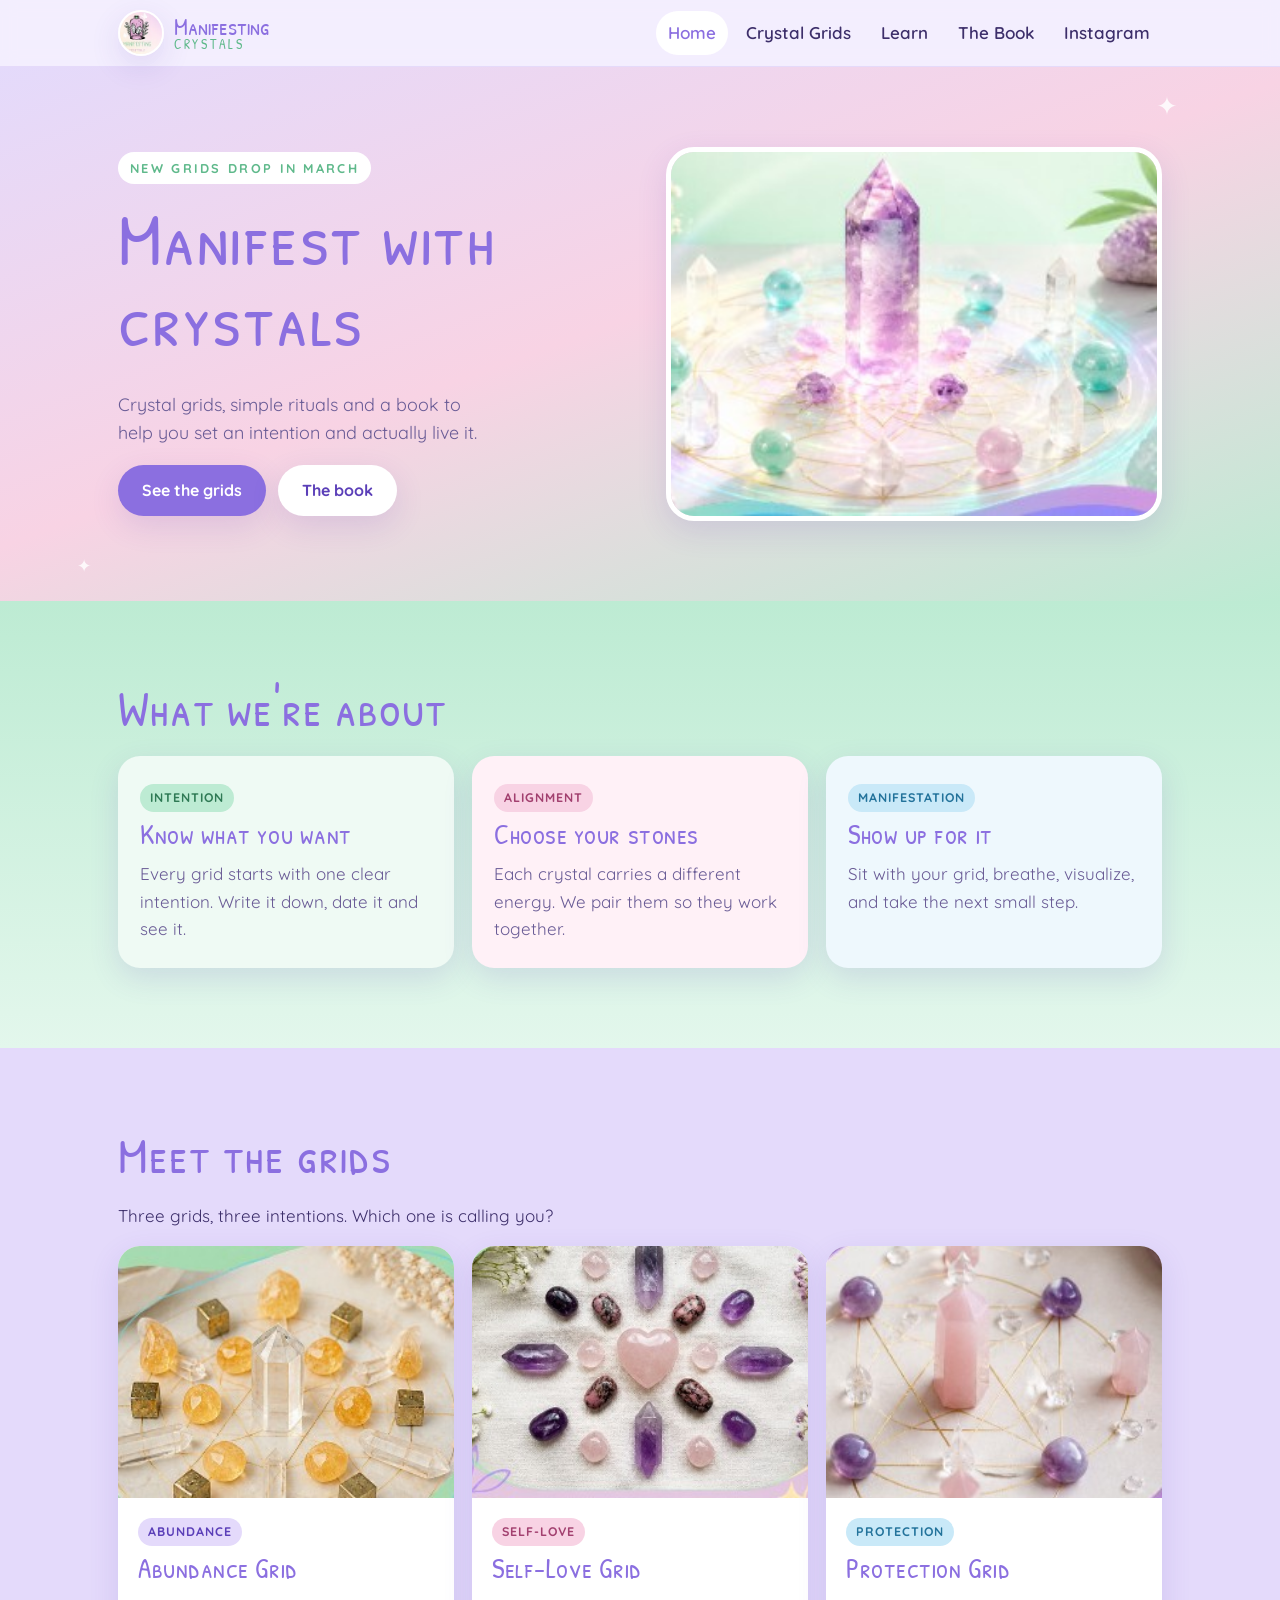
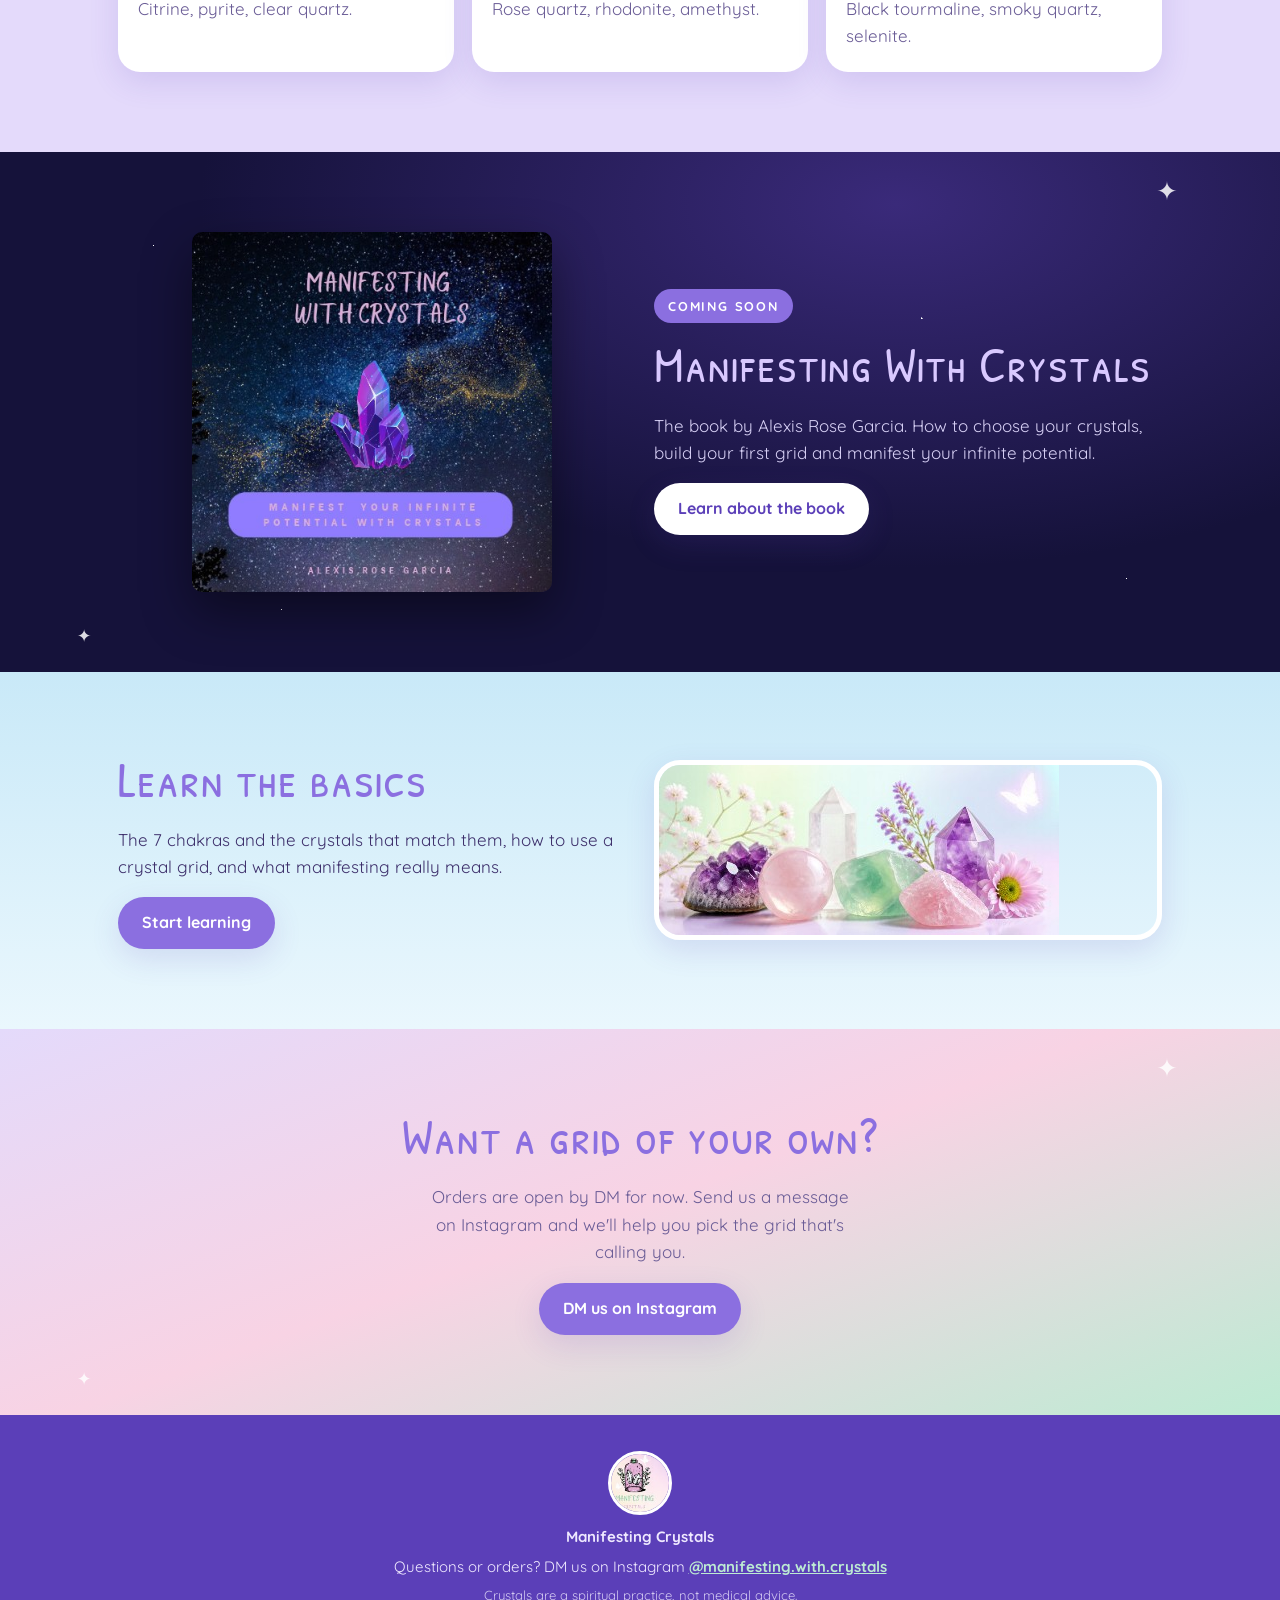
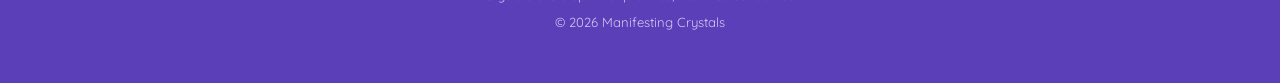
<file: index.html>
<!doctype html>
<html lang="en">
<head>
  <meta charset="utf-8">
  <meta name="viewport" content="width=device-width, initial-scale=1">
  <title>Manifesting Crystals</title>
  <meta name="description" content="Crystal grids, crystal rituals and the book Manifesting With Crystals. New grids drop in March.">
  <meta property="og:title" content="Manifesting Crystals">
  <meta property="og:description" content="Crystal grids, crystal rituals and the book Manifesting With Crystals. New grids drop in March.">
  <meta property="og:image" content="images/imback.jpg">
  <link rel="icon" href="images/favicon.png">
  <link rel="preconnect" href="https://fonts.googleapis.com">
  <link rel="preconnect" href="https://fonts.gstatic.com" crossorigin>
  <link href="https://fonts.googleapis.com/css2?family=Patrick+Hand+SC&family=Quicksand:wght@400;500;600;700&display=swap" rel="stylesheet">
  <link rel="stylesheet" href="style.css">
</head>
<body>
  <header class="site-header">
    <div class="wrap">
      <a class="brand" href="index.html">
        <img src="images/logo.jpg" alt="Manifesting Crystals logo">
        <span>Manifesting<small>CRYSTALS</small></span>
      </a>
      <button class="menu-btn" aria-expanded="false" aria-controls="nav">Menu</button>
      <nav class="nav" id="nav">
        <a href="index.html" aria-current="page">Home</a>
        <a href="grids.html">Crystal Grids</a>
        <a href="learn.html">Learn</a>
        <a href="book.html">The Book</a>
        <a href="https://www.instagram.com/manifesting.with.crystals/" target="_blank" rel="noopener">Instagram</a>
      </nav>
    </div>
  </header>

  <main>
    <section class="hero bg-dream sparkle">
      <div class="wrap">
        <div>
          <span class="eyebrow">New grids drop in March</span>
          <h1>Manifest with crystals</h1>
          <p class="lead">Crystal grids, simple rituals and a book to help you set an intention and actually live it.</p>
          <div class="btn-row">
            <a class="btn" href="grids.html">See the grids</a>
            <a class="btn soft" href="book.html">The book</a>
          </div>
        </div>
        <div class="hero-img"><img src="images/grid-amethyst.jpg" alt="Amethyst crystal grid with green and pink stones"></div>
      </div>
    </section>

    <section class="bg-mint">
      <div class="wrap">
        <h2>What we're about</h2>
        <div class="grid three">
          <div class="card no-img tint-mint"><div class="body"><span class="tag mint">Intention</span><h3>Know what you want</h3><p>Every grid starts with one clear intention. Write it down, date it and see it.</p></div></div>
          <div class="card no-img tint-pink"><div class="body"><span class="tag pink">Alignment</span><h3>Choose your stones</h3><p>Each crystal carries a different energy. We pair them so they work together.</p></div></div>
          <div class="card no-img tint-blue"><div class="body"><span class="tag blue">Manifestation</span><h3>Show up for it</h3><p>Sit with your grid, breathe, visualize, and take the next small step.</p></div></div>
        </div>
      </div>
    </section>

    <section class="bg-lilac">
      <div class="wrap">
        <h2>Meet the grids</h2>
        <p>Three grids, three intentions. Which one is calling you?</p>
        <div class="grid three">
          <a class="card" href="grids.html#abundance" style="text-decoration:none"><img src="images/grid-abundance.jpg" alt="Abundance grid with citrine, pyrite and clear quartz"><div class="body"><span class="tag">Abundance</span><h3>Abundance Grid</h3><p>Citrine, pyrite, clear quartz.</p></div></a>
          <a class="card" href="grids.html#self-love" style="text-decoration:none"><img src="images/grid-selflove.jpg" alt="Self-love grid with rose quartz heart, rhodonite and amethyst"><div class="body"><span class="tag pink">Self-love</span><h3>Self-Love Grid</h3><p>Rose quartz, rhodonite, amethyst.</p></div></a>
          <a class="card" href="grids.html#protection" style="text-decoration:none"><img src="images/grid-rose.jpg" alt="Crystal grid with rose quartz points and amethyst spheres"><div class="body"><span class="tag blue">Protection</span><h3>Protection Grid</h3><p>Black tourmaline, smoky quartz, selenite.</p></div></a>
        </div>
      </div>
    </section>

    <section class="bg-night sparkle">
      <div class="wrap split">
        <div><img class="book-cover" src="images/cover.jpg" alt="Manifesting With Crystals book cover by Alexis Rose Garcia"></div>
        <div>
          <span class="soon">Coming soon</span>
          <h2>Manifesting With Crystals</h2>
          <p>The book by Alexis Rose Garcia. How to choose your crystals, build your first grid and manifest your infinite potential.</p>
          <a class="btn soft" href="book.html">Learn about the book</a>
        </div>
      </div>
    </section>

    <section class="bg-blue">
      <div class="wrap split rev">
        <div class="framed"><img src="images/crystals-row.jpg" alt="Amethyst, rose quartz, fluorite and clear quartz crystals"></div>
        <div>
          <h2>Learn the basics</h2>
          <p>The 7 chakras and the crystals that match them, how to use a crystal grid, and what manifesting really means.</p>
          <a class="btn" href="learn.html">Start learning</a>
        </div>
      </div>
    </section>

    <section class="bg-dream cta sparkle">
      <div class="wrap">
        <h2>Want a grid of your own?</h2>
        <p>Orders are open by DM for now. Send us a message on Instagram and we'll help you pick the grid that's calling you.</p>
        <a class="btn" href="https://www.instagram.com/manifesting.with.crystals/" target="_blank" rel="noopener">DM us on Instagram</a>
      </div>
    </section>
  </main>

  <footer class="site-footer">
    <div class="wrap">
      <img src="images/logo.jpg" alt="">
      <p><strong>Manifesting Crystals</strong></p>
      <p>Questions or orders? DM us on Instagram <a href="https://www.instagram.com/manifesting.with.crystals/" target="_blank" rel="noopener">@manifesting.with.crystals</a></p>
      <p class="fine">Crystals are a spiritual practice, not medical advice.</p>
      <p class="fine">&copy; 2026 Manifesting Crystals</p>
    </div>
  </footer>

  <script>
    const b = document.querySelector('.menu-btn'), n = document.getElementById('nav');
    b.addEventListener('click', () => { const o = n.classList.toggle('open'); b.setAttribute('aria-expanded', o); });
  </script>
</body>
</html>
</file>
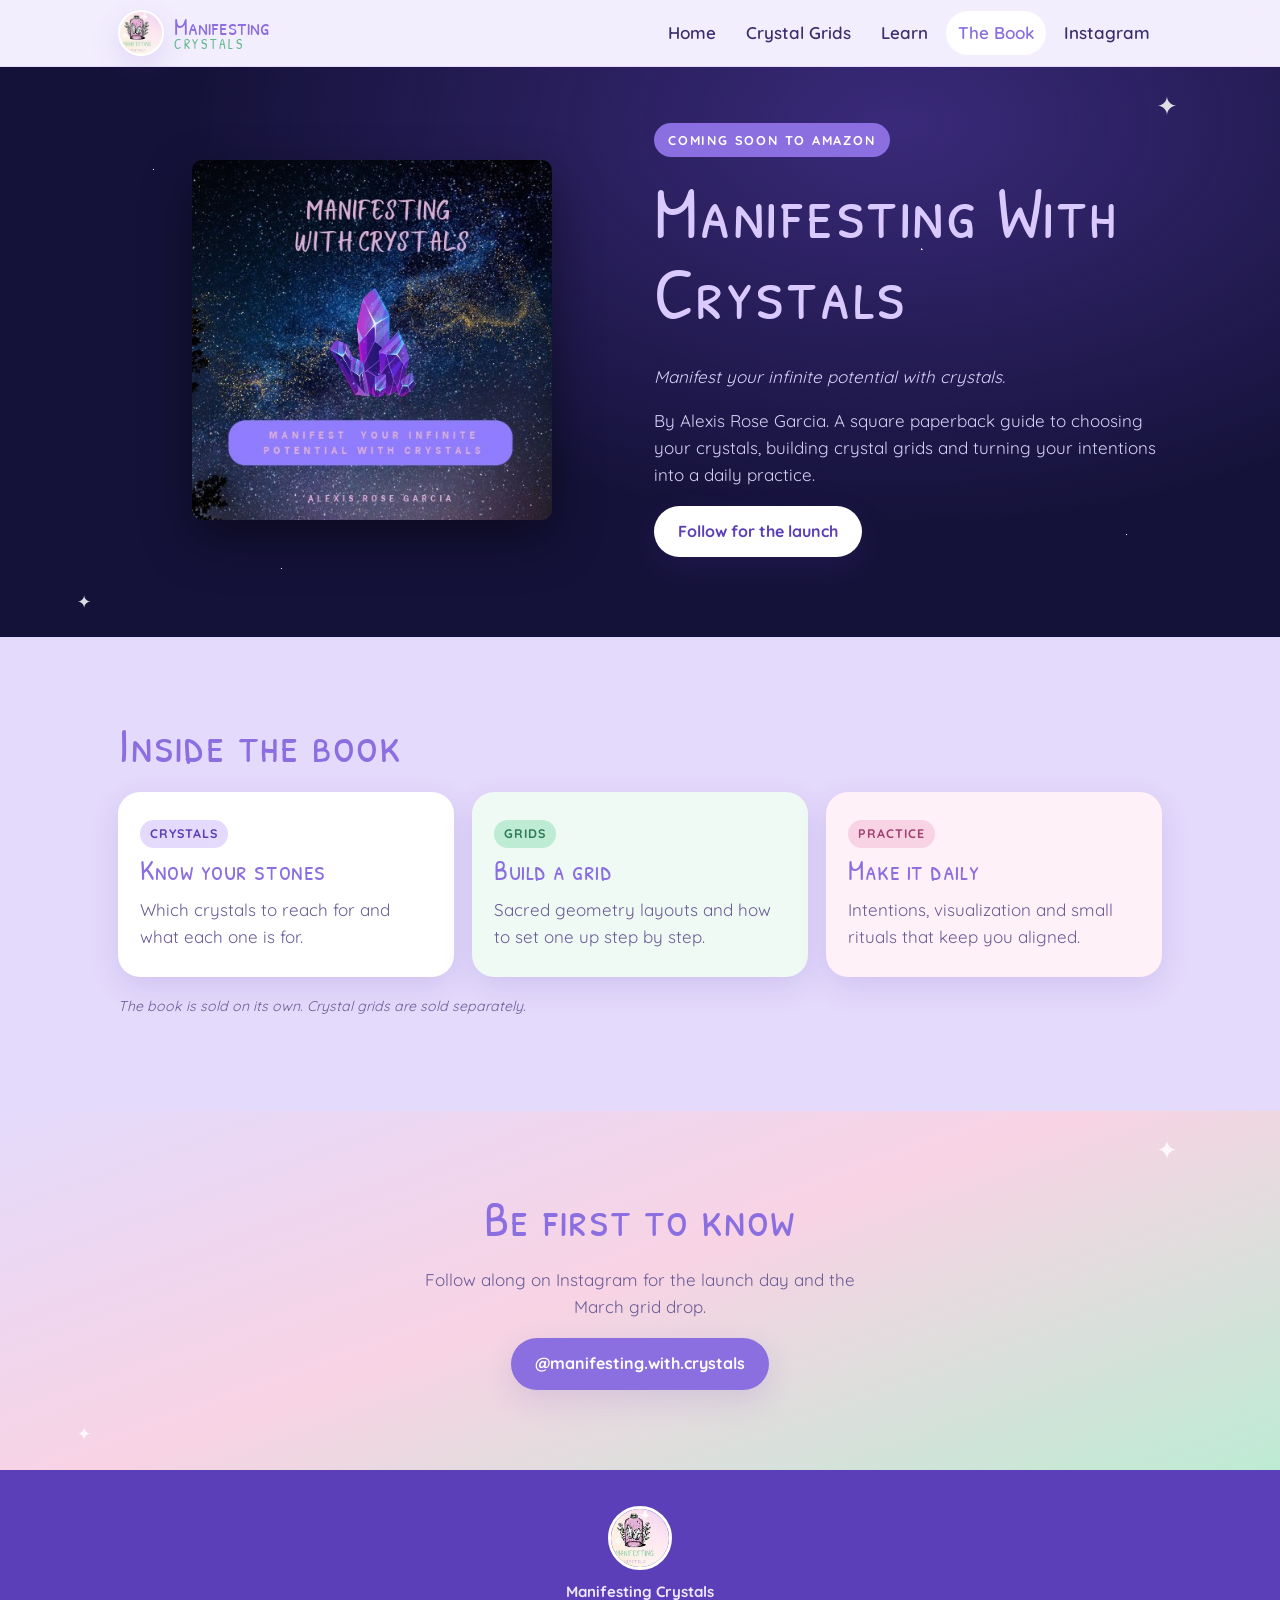
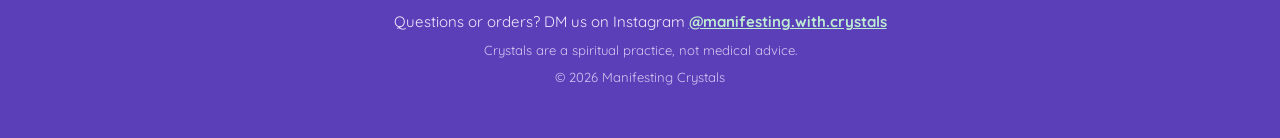
<file: book.html>
<!doctype html>
<html lang="en">
<head>
  <meta charset="utf-8">
  <meta name="viewport" content="width=device-width, initial-scale=1">
  <title>The Book | Manifesting Crystals</title>
  <meta name="description" content="Manifesting With Crystals by Alexis Rose Garcia, coming soon to Amazon.">
  <meta property="og:title" content="The Book | Manifesting Crystals">
  <meta property="og:description" content="Manifesting With Crystals by Alexis Rose Garcia, coming soon to Amazon.">
  <meta property="og:image" content="images/imback.jpg">
  <link rel="icon" href="images/favicon.png">
  <link rel="preconnect" href="https://fonts.googleapis.com">
  <link rel="preconnect" href="https://fonts.gstatic.com" crossorigin>
  <link href="https://fonts.googleapis.com/css2?family=Patrick+Hand+SC&family=Quicksand:wght@400;500;600;700&display=swap" rel="stylesheet">
  <link rel="stylesheet" href="style.css">
</head>
<body>
  <header class="site-header">
    <div class="wrap">
      <a class="brand" href="index.html">
        <img src="images/logo.jpg" alt="Manifesting Crystals logo">
        <span>Manifesting<small>CRYSTALS</small></span>
      </a>
      <button class="menu-btn" aria-expanded="false" aria-controls="nav">Menu</button>
      <nav class="nav" id="nav">
        <a href="index.html">Home</a>
        <a href="grids.html">Crystal Grids</a>
        <a href="learn.html">Learn</a>
        <a href="book.html" aria-current="page">The Book</a>
        <a href="https://www.instagram.com/manifesting.with.crystals/" target="_blank" rel="noopener">Instagram</a>
      </nav>
    </div>
  </header>

  <main>
    <section class="bg-night sparkle" style="padding-top:56px">
      <div class="wrap split">
        <div><img class="book-cover" src="images/cover.jpg" alt="Manifesting With Crystals book cover by Alexis Rose Garcia"></div>
        <div>
          <span class="soon">Coming soon to Amazon</span>
          <h1 style="color:#d9c9ff">Manifesting With Crystals</h1>
          <p><em>Manifest your infinite potential with crystals.</em></p>
          <p>By Alexis Rose Garcia. A square paperback guide to choosing your crystals, building crystal grids and turning your intentions into a daily practice.</p>
          <a class="btn soft" href="https://www.instagram.com/manifesting.with.crystals/" target="_blank" rel="noopener">Follow for the launch</a>
        </div>
      </div>
    </section>

    <section class="bg-lilac">
      <div class="wrap">
        <h2>Inside the book</h2>
        <div class="grid three">
          <div class="card no-img"><div class="body"><span class="tag">Crystals</span><h3>Know your stones</h3><p>Which crystals to reach for and what each one is for.</p></div></div>
          <div class="card no-img tint-mint"><div class="body"><span class="tag mint">Grids</span><h3>Build a grid</h3><p>Sacred geometry layouts and how to set one up step by step.</p></div></div>
          <div class="card no-img tint-pink"><div class="body"><span class="tag pink">Practice</span><h3>Make it daily</h3><p>Intentions, visualization and small rituals that keep you aligned.</p></div></div>
        </div>
        <p class="note" style="margin-top:18px">The book is sold on its own. Crystal grids are sold separately.</p>
      </div>
    </section>

    <section class="bg-dream cta sparkle">
      <div class="wrap">
        <h2>Be first to know</h2>
        <p>Follow along on Instagram for the launch day and the March grid drop.</p>
        <a class="btn" href="https://www.instagram.com/manifesting.with.crystals/" target="_blank" rel="noopener">@manifesting.with.crystals</a>
      </div>
    </section>
  </main>

  <footer class="site-footer">
    <div class="wrap">
      <img src="images/logo.jpg" alt="">
      <p><strong>Manifesting Crystals</strong></p>
      <p>Questions or orders? DM us on Instagram <a href="https://www.instagram.com/manifesting.with.crystals/" target="_blank" rel="noopener">@manifesting.with.crystals</a></p>
      <p class="fine">Crystals are a spiritual practice, not medical advice.</p>
      <p class="fine">&copy; 2026 Manifesting Crystals</p>
    </div>
  </footer>

  <script>
    const b = document.querySelector('.menu-btn'), n = document.getElementById('nav');
    b.addEventListener('click', () => { const o = n.classList.toggle('open'); b.setAttribute('aria-expanded', o); });
  </script>
</body>
</html>
</file>
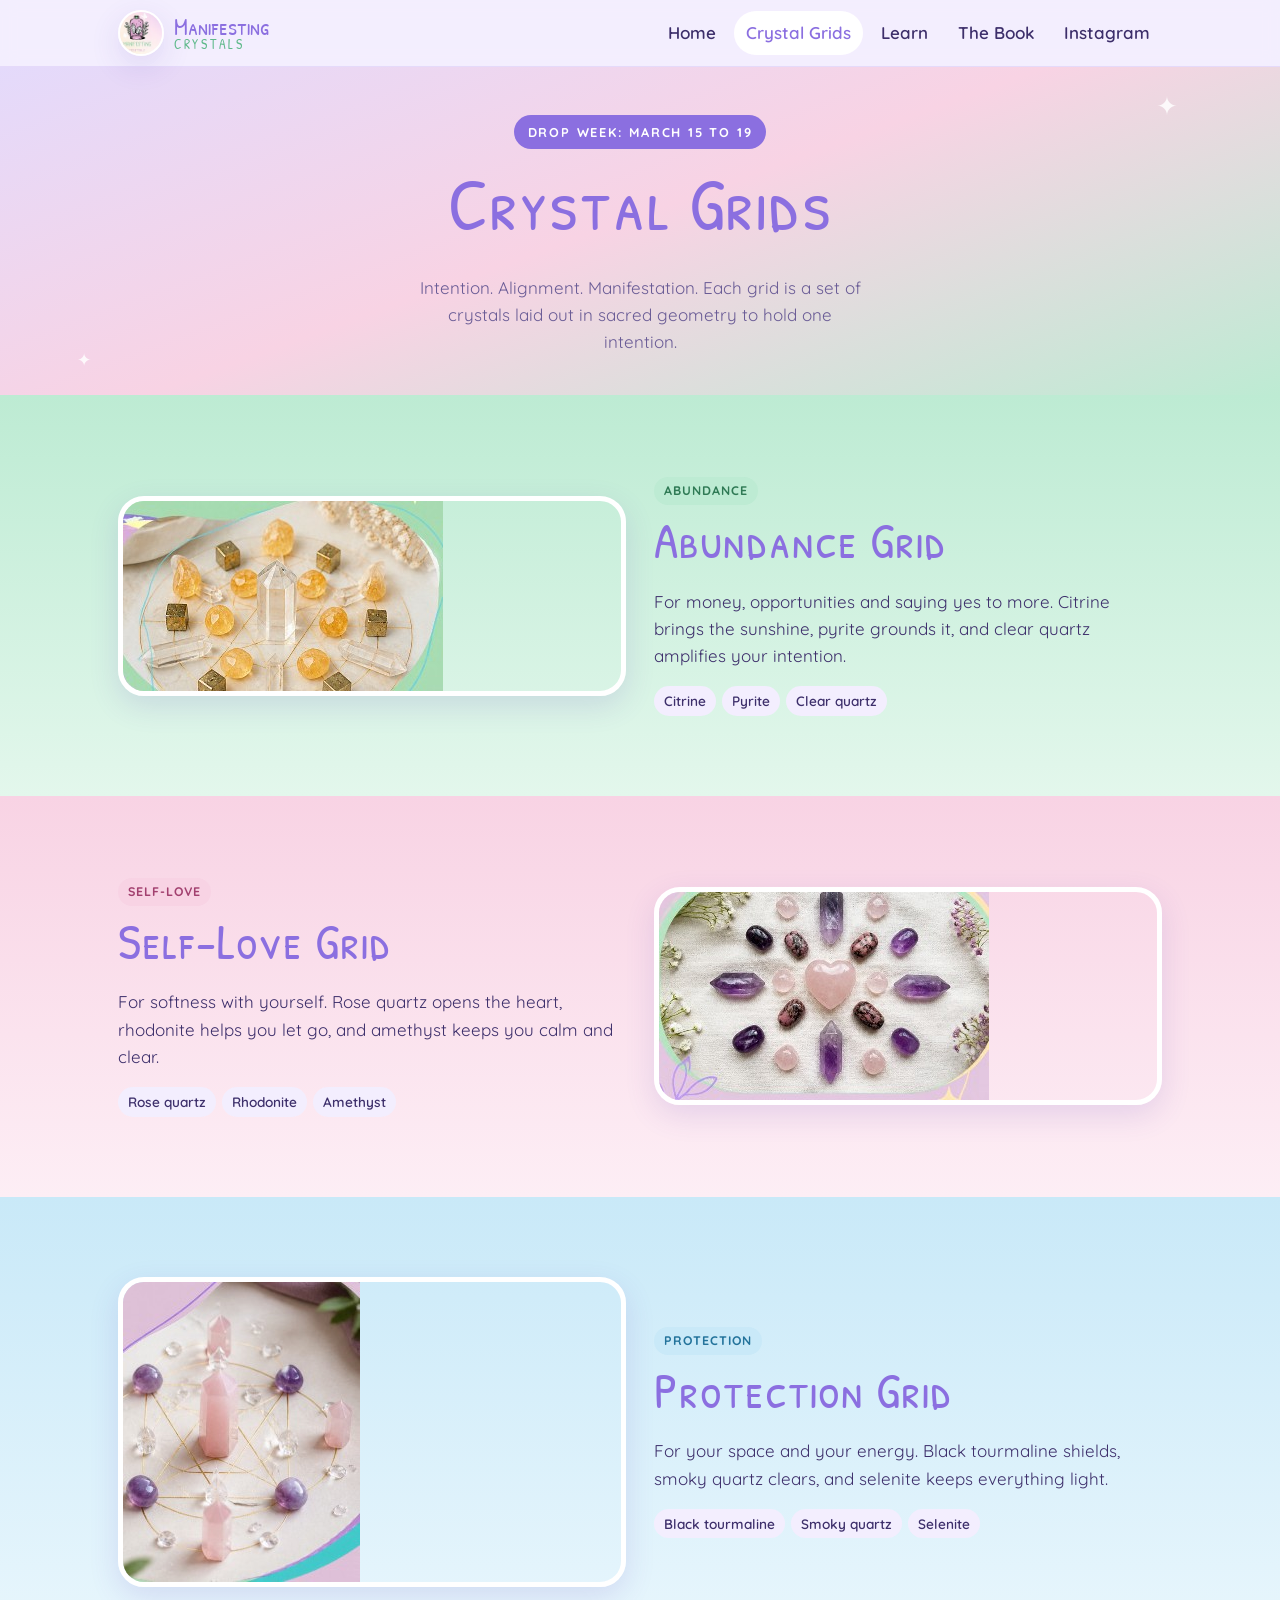
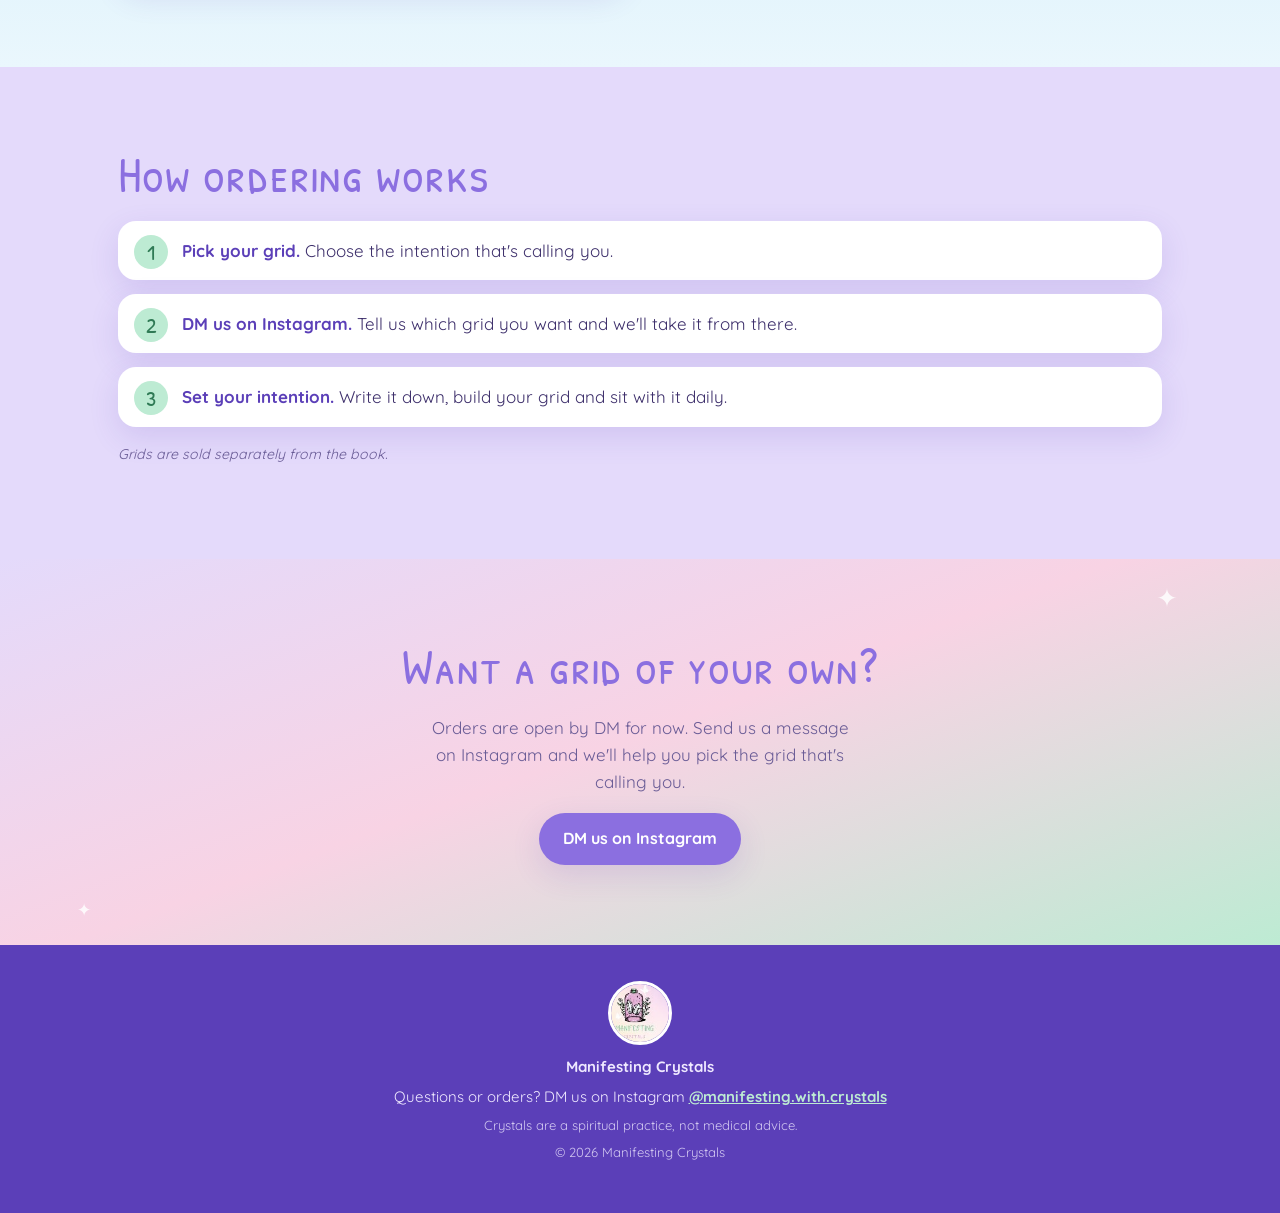
<file: grids.html>
<!doctype html>
<html lang="en">
<head>
  <meta charset="utf-8">
  <meta name="viewport" content="width=device-width, initial-scale=1">
  <title>Crystal Grids | Manifesting Crystals</title>
  <meta name="description" content="Abundance, self-love and protection crystal grids from Manifesting Crystals. New grids drop in March.">
  <meta property="og:title" content="Crystal Grids | Manifesting Crystals">
  <meta property="og:description" content="Abundance, self-love and protection crystal grids from Manifesting Crystals. New grids drop in March.">
  <meta property="og:image" content="images/imback.jpg">
  <link rel="icon" href="images/favicon.png">
  <link rel="preconnect" href="https://fonts.googleapis.com">
  <link rel="preconnect" href="https://fonts.gstatic.com" crossorigin>
  <link href="https://fonts.googleapis.com/css2?family=Patrick+Hand+SC&family=Quicksand:wght@400;500;600;700&display=swap" rel="stylesheet">
  <link rel="stylesheet" href="style.css">
</head>
<body>
  <header class="site-header">
    <div class="wrap">
      <a class="brand" href="index.html">
        <img src="images/logo.jpg" alt="Manifesting Crystals logo">
        <span>Manifesting<small>CRYSTALS</small></span>
      </a>
      <button class="menu-btn" aria-expanded="false" aria-controls="nav">Menu</button>
      <nav class="nav" id="nav">
        <a href="index.html">Home</a>
        <a href="grids.html" aria-current="page">Crystal Grids</a>
        <a href="learn.html">Learn</a>
        <a href="book.html">The Book</a>
        <a href="https://www.instagram.com/manifesting.with.crystals/" target="_blank" rel="noopener">Instagram</a>
      </nav>
    </div>
  </header>

  <main>
    <section class="page-hero bg-dream sparkle">
      <div class="wrap">
        <span class="soon">Drop week: March 15 to 19</span>
        <h1>Crystal Grids</h1>
        <p>Intention. Alignment. Manifestation. Each grid is a set of crystals laid out in sacred geometry to hold one intention.</p>
      </div>
    </section>

    <section class="bg-mint" id="abundance">
      <div class="wrap split">
        <div class="framed"><img src="images/grid-abundance.jpg" alt="Abundance grid with citrine, pyrite and clear quartz"></div>
        <div>
          <span class="tag mint">Abundance</span>
          <h2>Abundance Grid</h2>
          <p>For money, opportunities and saying yes to more. Citrine brings the sunshine, pyrite grounds it, and clear quartz amplifies your intention.</p>
          <ul class="stones"><li>Citrine</li><li>Pyrite</li><li>Clear quartz</li></ul>
        </div>
      </div>
    </section>

    <section class="bg-pink" id="self-love">
      <div class="wrap split rev">
        <div class="framed"><img src="images/grid-selflove.jpg" alt="Self-love grid with rose quartz heart, rhodonite and amethyst"></div>
        <div>
          <span class="tag pink">Self-love</span>
          <h2>Self-Love Grid</h2>
          <p>For softness with yourself. Rose quartz opens the heart, rhodonite helps you let go, and amethyst keeps you calm and clear.</p>
          <ul class="stones"><li>Rose quartz</li><li>Rhodonite</li><li>Amethyst</li></ul>
        </div>
      </div>
    </section>

    <section class="bg-blue" id="protection">
      <div class="wrap split">
        <div class="framed"><img src="images/grid-rose.jpg" alt="Crystal grid laid out in sacred geometry"></div>
        <div>
          <span class="tag blue">Protection</span>
          <h2>Protection Grid</h2>
          <p>For your space and your energy. Black tourmaline shields, smoky quartz clears, and selenite keeps everything light.</p>
          <ul class="stones"><li>Black tourmaline</li><li>Smoky quartz</li><li>Selenite</li></ul>
        </div>
      </div>
    </section>

    <section class="bg-lilac">
      <div class="wrap">
        <h2>How ordering works</h2>
        <ol class="steps">
          <li><strong>Pick your grid.</strong> Choose the intention that's calling you.</li>
          <li><strong>DM us on Instagram.</strong> Tell us which grid you want and we'll take it from there.</li>
          <li><strong>Set your intention.</strong> Write it down, build your grid and sit with it daily.</li>
        </ol>
        <p class="note" style="margin-top:16px">Grids are sold separately from the book.</p>
      </div>
    </section>

    <section class="bg-dream cta sparkle">
      <div class="wrap">
        <h2>Want a grid of your own?</h2>
        <p>Orders are open by DM for now. Send us a message on Instagram and we'll help you pick the grid that's calling you.</p>
        <a class="btn" href="https://www.instagram.com/manifesting.with.crystals/" target="_blank" rel="noopener">DM us on Instagram</a>
      </div>
    </section>
  </main>

  <footer class="site-footer">
    <div class="wrap">
      <img src="images/logo.jpg" alt="">
      <p><strong>Manifesting Crystals</strong></p>
      <p>Questions or orders? DM us on Instagram <a href="https://www.instagram.com/manifesting.with.crystals/" target="_blank" rel="noopener">@manifesting.with.crystals</a></p>
      <p class="fine">Crystals are a spiritual practice, not medical advice.</p>
      <p class="fine">&copy; 2026 Manifesting Crystals</p>
    </div>
  </footer>

  <script>
    const b = document.querySelector('.menu-btn'), n = document.getElementById('nav');
    b.addEventListener('click', () => { const o = n.classList.toggle('open'); b.setAttribute('aria-expanded', o); });
  </script>
</body>
</html>
</file>
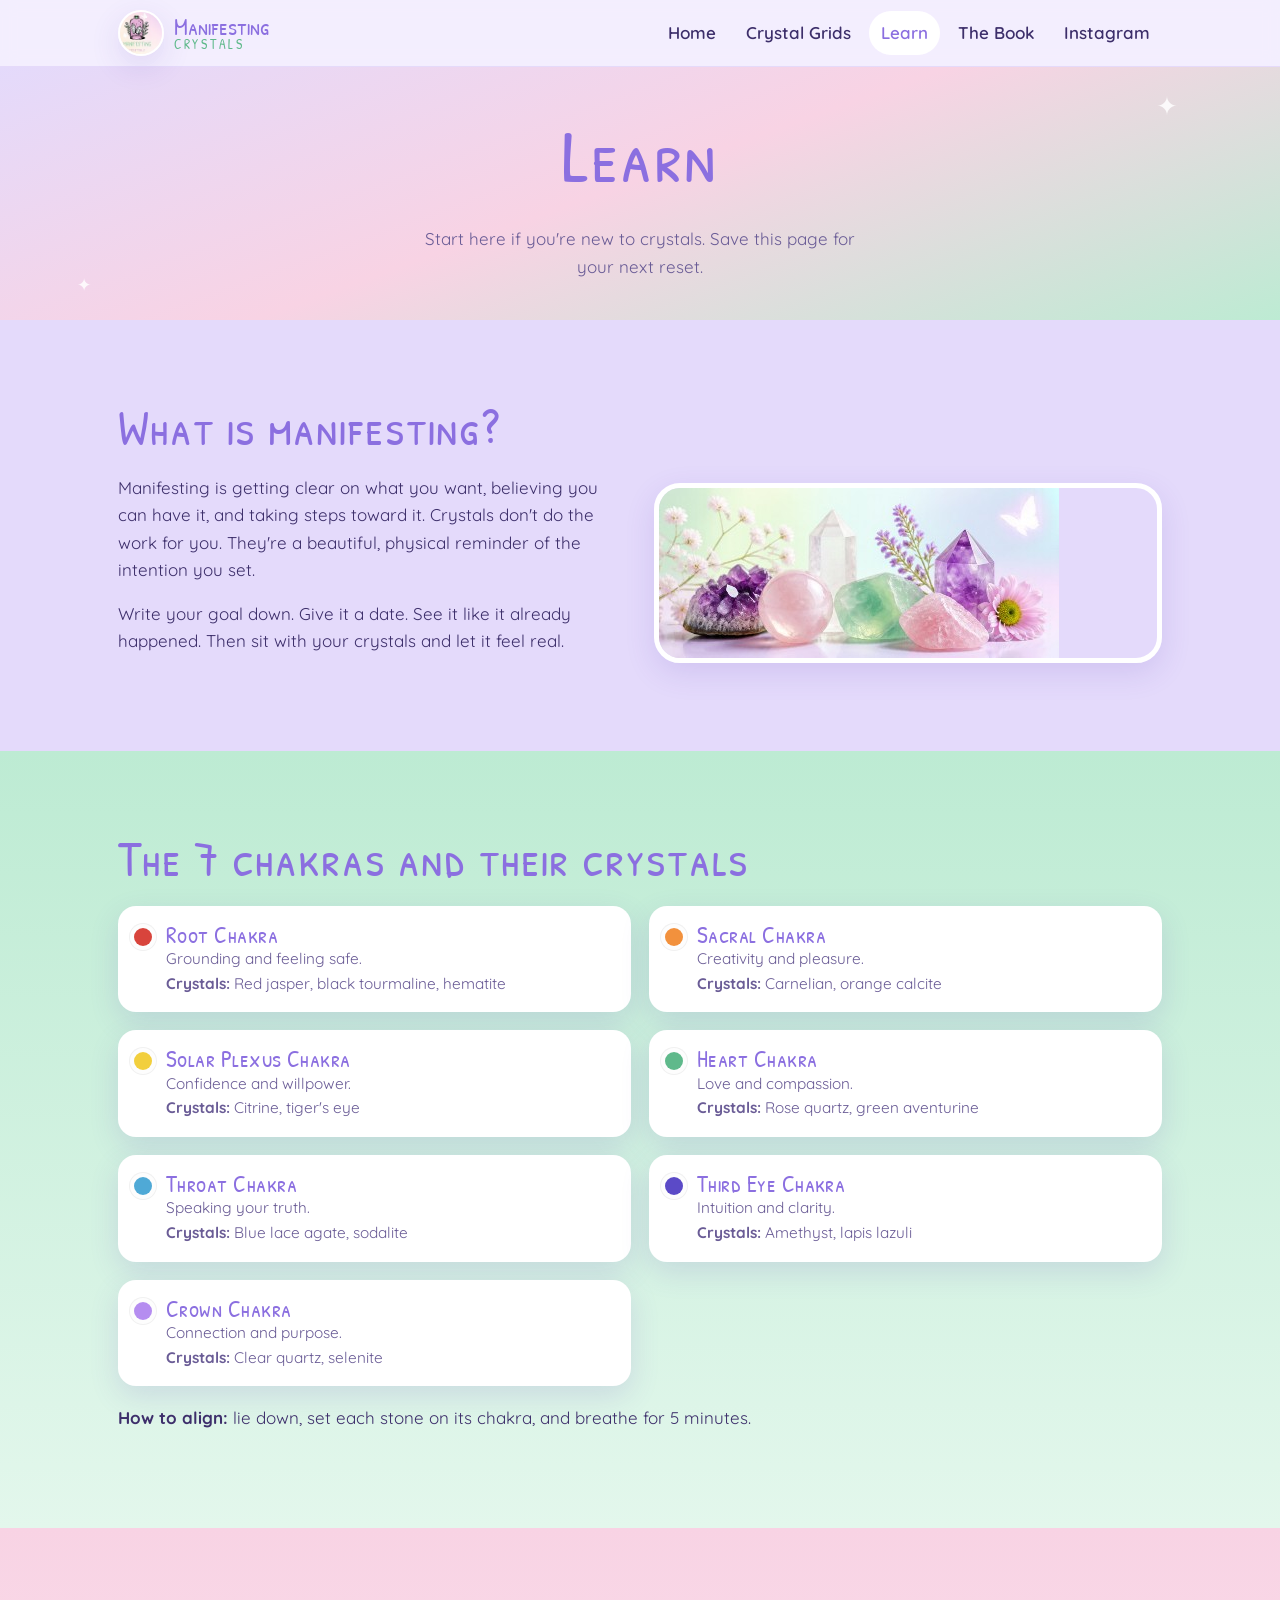
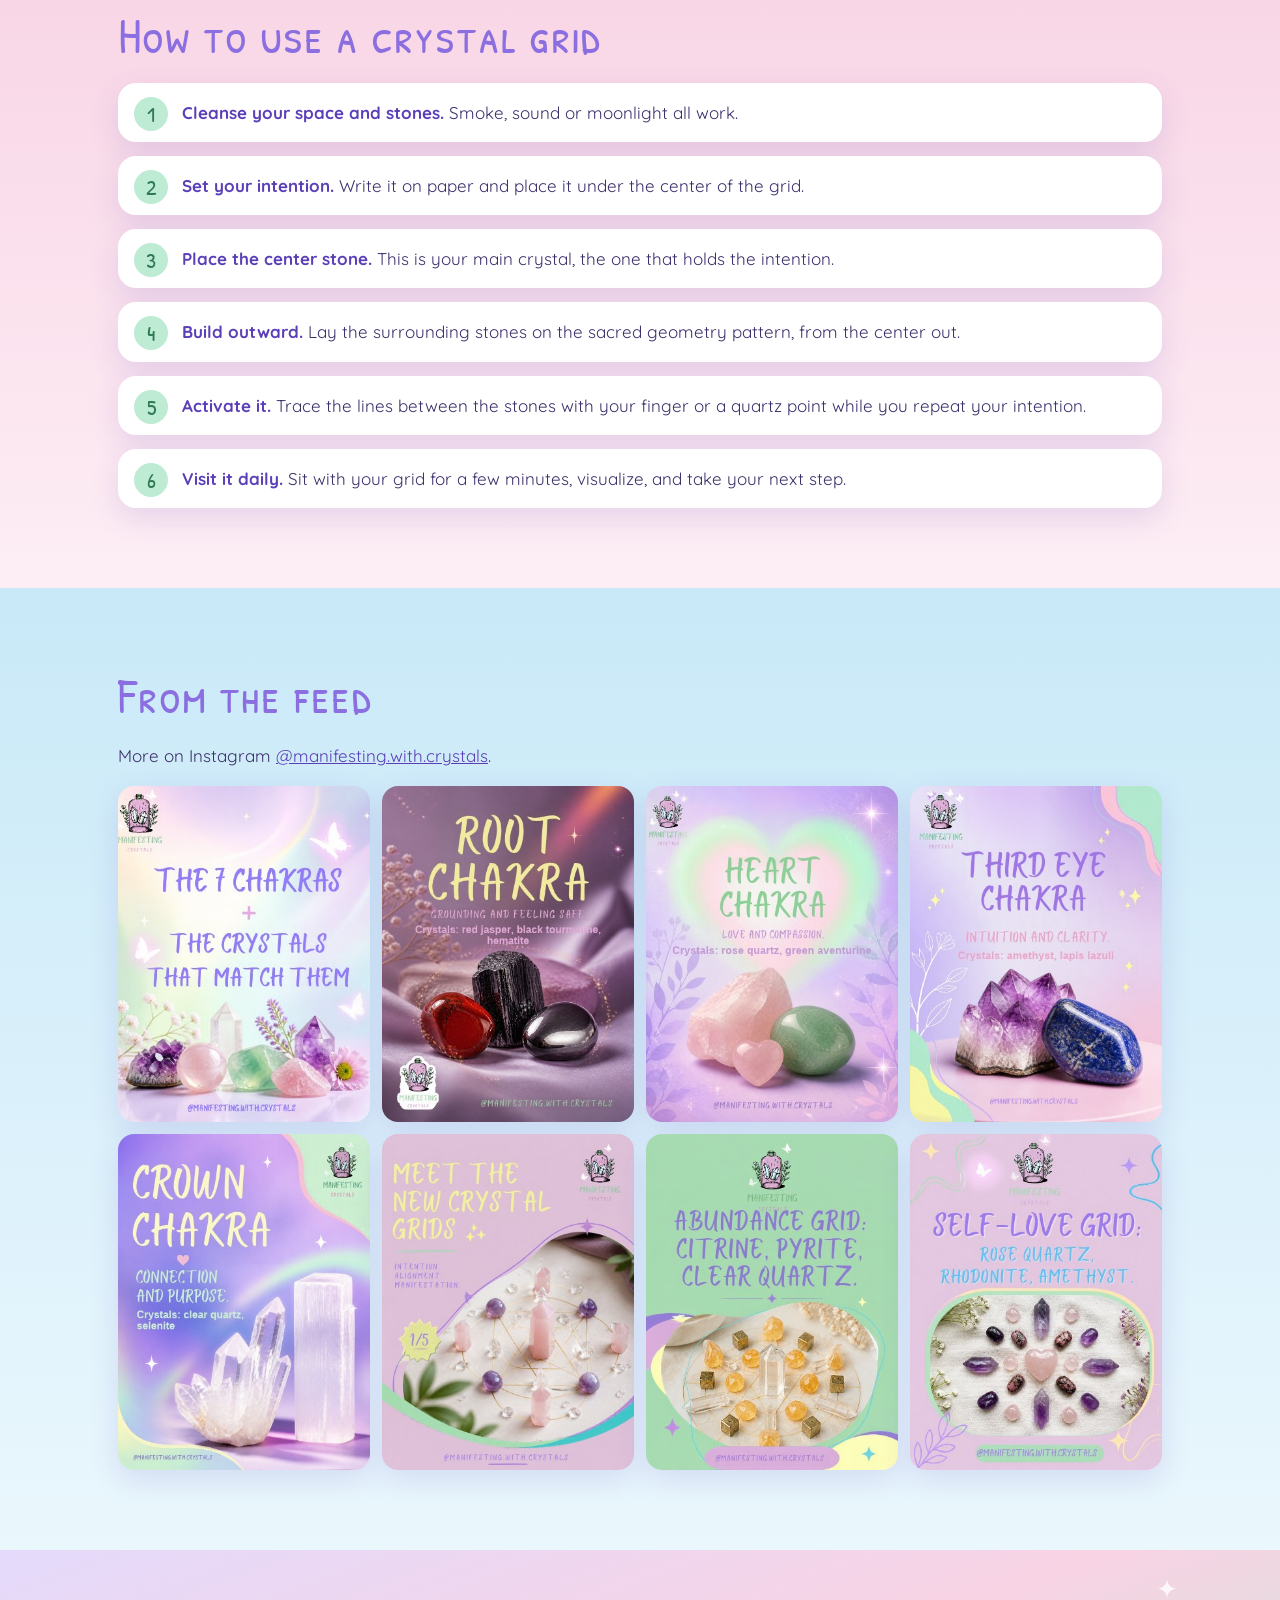
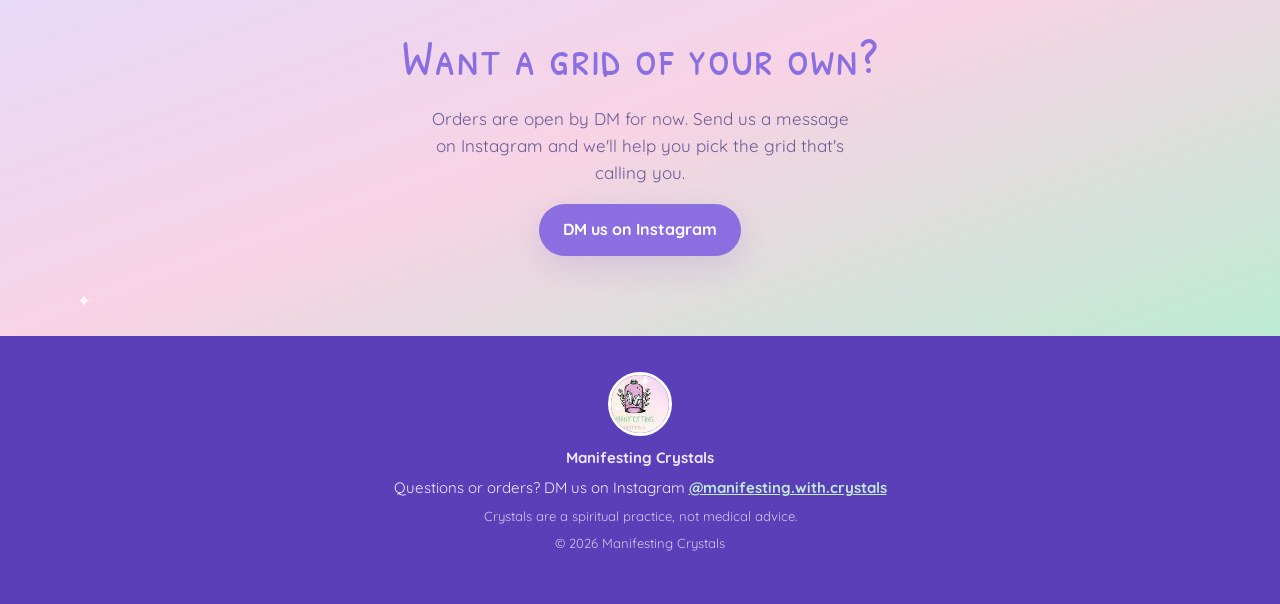
<file: learn.html>
<!doctype html>
<html lang="en">
<head>
  <meta charset="utf-8">
  <meta name="viewport" content="width=device-width, initial-scale=1">
  <title>Learn | Manifesting Crystals</title>
  <meta name="description" content="The 7 chakras and their crystals, how to use a crystal grid, and what manifesting means.">
  <meta property="og:title" content="Learn | Manifesting Crystals">
  <meta property="og:description" content="The 7 chakras and their crystals, how to use a crystal grid, and what manifesting means.">
  <meta property="og:image" content="images/imback.jpg">
  <link rel="icon" href="images/favicon.png">
  <link rel="preconnect" href="https://fonts.googleapis.com">
  <link rel="preconnect" href="https://fonts.gstatic.com" crossorigin>
  <link href="https://fonts.googleapis.com/css2?family=Patrick+Hand+SC&family=Quicksand:wght@400;500;600;700&display=swap" rel="stylesheet">
  <link rel="stylesheet" href="style.css">
</head>
<body>
  <header class="site-header">
    <div class="wrap">
      <a class="brand" href="index.html">
        <img src="images/logo.jpg" alt="Manifesting Crystals logo">
        <span>Manifesting<small>CRYSTALS</small></span>
      </a>
      <button class="menu-btn" aria-expanded="false" aria-controls="nav">Menu</button>
      <nav class="nav" id="nav">
        <a href="index.html">Home</a>
        <a href="grids.html">Crystal Grids</a>
        <a href="learn.html" aria-current="page">Learn</a>
        <a href="book.html">The Book</a>
        <a href="https://www.instagram.com/manifesting.with.crystals/" target="_blank" rel="noopener">Instagram</a>
      </nav>
    </div>
  </header>

  <main>
    <section class="page-hero bg-dream sparkle">
      <div class="wrap">
        <h1>Learn</h1>
        <p>Start here if you're new to crystals. Save this page for your next reset.</p>
      </div>
    </section>

    <section class="bg-lilac">
      <div class="wrap">
        <h2>What is manifesting?</h2>
        <div class="split">
          <div>
            <p>Manifesting is getting clear on what you want, believing you can have it, and taking steps toward it. Crystals don't do the work for you. They're a beautiful, physical reminder of the intention you set.</p>
            <p>Write your goal down. Give it a date. See it like it already happened. Then sit with your crystals and let it feel real.</p>
          </div>
          <div class="framed"><img src="images/crystals-row.jpg" alt="A row of amethyst, rose quartz and fluorite crystals"></div>
        </div>
      </div>
    </section>

    <section class="bg-mint">
      <div class="wrap">
        <h2>The 7 chakras and their crystals</h2>
        <div class="grid two">
          <div class="chakra"><span class="dot" style="background:#d8443c"></span><div><h3>Root Chakra</h3><p>Grounding and feeling safe.</p><p><strong>Crystals:</strong> Red jasper, black tourmaline, hematite</p></div></div>
          <div class="chakra"><span class="dot" style="background:#f2913d"></span><div><h3>Sacral Chakra</h3><p>Creativity and pleasure.</p><p><strong>Crystals:</strong> Carnelian, orange calcite</p></div></div>
          <div class="chakra"><span class="dot" style="background:#f2cf3d"></span><div><h3>Solar Plexus Chakra</h3><p>Confidence and willpower.</p><p><strong>Crystals:</strong> Citrine, tiger's eye</p></div></div>
          <div class="chakra"><span class="dot" style="background:#5fb98b"></span><div><h3>Heart Chakra</h3><p>Love and compassion.</p><p><strong>Crystals:</strong> Rose quartz, green aventurine</p></div></div>
          <div class="chakra"><span class="dot" style="background:#4fa9d6"></span><div><h3>Throat Chakra</h3><p>Speaking your truth.</p><p><strong>Crystals:</strong> Blue lace agate, sodalite</p></div></div>
          <div class="chakra"><span class="dot" style="background:#5b4ac7"></span><div><h3>Third Eye Chakra</h3><p>Intuition and clarity.</p><p><strong>Crystals:</strong> Amethyst, lapis lazuli</p></div></div>
          <div class="chakra"><span class="dot" style="background:#b58df0"></span><div><h3>Crown Chakra</h3><p>Connection and purpose.</p><p><strong>Crystals:</strong> Clear quartz, selenite</p></div></div>
        </div>
        <p style="margin-top:18px"><strong>How to align:</strong> lie down, set each stone on its chakra, and breathe for 5 minutes.</p>
      </div>
    </section>

    <section class="bg-pink">
      <div class="wrap">
        <h2>How to use a crystal grid</h2>
        <ol class="steps">
          <li><strong>Cleanse your space and stones.</strong> Smoke, sound or moonlight all work.</li>
          <li><strong>Set your intention.</strong> Write it on paper and place it under the center of the grid.</li>
          <li><strong>Place the center stone.</strong> This is your main crystal, the one that holds the intention.</li>
          <li><strong>Build outward.</strong> Lay the surrounding stones on the sacred geometry pattern, from the center out.</li>
          <li><strong>Activate it.</strong> Trace the lines between the stones with your finger or a quartz point while you repeat your intention.</li>
          <li><strong>Visit it daily.</strong> Sit with your grid for a few minutes, visualize, and take your next step.</li>
        </ol>
      </div>
    </section>

    <section class="bg-blue">
      <div class="wrap">
        <h2>From the feed</h2>
        <p>More on Instagram <a href="https://www.instagram.com/manifesting.with.crystals/" target="_blank" rel="noopener">@manifesting.with.crystals</a>.</p>
        <div class="gallery">
          <img src="images/chakras.jpg" alt="The 7 chakras and the crystals that match them">
          <img src="images/root.jpg" alt="Root chakra: red jasper, black tourmaline, hematite">
          <img src="images/heart.jpg" alt="Heart chakra: rose quartz, green aventurine">
          <img src="images/thirdeye.jpg" alt="Third eye chakra: amethyst, lapis lazuli">
          <img src="images/crown.jpg" alt="Crown chakra: clear quartz, selenite">
          <img src="images/grids.jpg" alt="Meet the new crystal grids">
          <img src="images/abundance.jpg" alt="Abundance grid post">
          <img src="images/selflove.jpg" alt="Self-love grid post">
        </div>
      </div>
    </section>

    <section class="bg-dream cta sparkle">
      <div class="wrap">
        <h2>Want a grid of your own?</h2>
        <p>Orders are open by DM for now. Send us a message on Instagram and we'll help you pick the grid that's calling you.</p>
        <a class="btn" href="https://www.instagram.com/manifesting.with.crystals/" target="_blank" rel="noopener">DM us on Instagram</a>
      </div>
    </section>
  </main>

  <footer class="site-footer">
    <div class="wrap">
      <img src="images/logo.jpg" alt="">
      <p><strong>Manifesting Crystals</strong></p>
      <p>Questions or orders? DM us on Instagram <a href="https://www.instagram.com/manifesting.with.crystals/" target="_blank" rel="noopener">@manifesting.with.crystals</a></p>
      <p class="fine">Crystals are a spiritual practice, not medical advice.</p>
      <p class="fine">&copy; 2026 Manifesting Crystals</p>
    </div>
  </footer>

  <script>
    const b = document.querySelector('.menu-btn'), n = document.getElementById('nav');
    b.addEventListener('click', () => { const o = n.classList.toggle('open'); b.setAttribute('aria-expanded', o); });
  </script>
</body>
</html>
</file>
<file: style.css>
/* Manifesting Crystals — brand kit look: lilac purple main, mint, pink, sky blue */
:root {
  --purple: #8b6fe0;
  --purple-deep: #5b3fb8;
  --lilac: #e4dafb;
  --lilac-soft: #f3eefe;
  --mint: #bdebd3;
  --mint-deep: #5fb98b;
  --pink: #f8d3e4;
  --pink-deep: #e07fae;
  --blue: #c9e9f8;
  --blue-deep: #4fa9d6;
  --butter: #fbf3b5;
  --night: #15123a;
  --ink: #3d2f6b;
  --ink-soft: #6a5c96;
  --white: #ffffff;
  --radius: 22px;
  --shadow: 0 10px 30px rgba(91, 63, 184, 0.14);
  --font-head: "Patrick Hand SC", "Patrick Hand", cursive;
  --font-body: "Quicksand", system-ui, -apple-system, "Segoe UI", sans-serif;
}

* { box-sizing: border-box; }
html { scroll-behavior: smooth; }
body {
  margin: 0;
  font-family: var(--font-body);
  font-size: 17px;
  line-height: 1.6;
  color: var(--ink);
  background: var(--lilac-soft);
}
img { max-width: 100%; display: block; }
a { color: var(--purple-deep); }

h1, h2, h3 {
  font-family: var(--font-head);
  font-weight: 400;
  line-height: 1.1;
  margin: 0 0 .4em;
  color: var(--purple);
  letter-spacing: .02em;
}
h1 { font-size: clamp(2.6rem, 9vw, 4.6rem); }
h2 { font-size: clamp(2.1rem, 7vw, 3.1rem); }
h3 { font-size: 1.7rem; }
p { margin: 0 0 1em; }

.wrap { width: 100%; max-width: 1080px; margin: 0 auto; padding: 0 18px; }

/* Header */
.site-header {
  position: sticky; top: 0; z-index: 10;
  background: rgba(243, 238, 254, .92);
  backdrop-filter: blur(8px);
  border-bottom: 1px solid rgba(139, 111, 224, .15);
}
.site-header .wrap { display: flex; align-items: center; justify-content: space-between; gap: 12px; min-height: 66px; }
.brand { display: flex; align-items: center; gap: 10px; text-decoration: none; }
.brand img { width: 46px; height: 46px; border-radius: 50%; border: 2px solid var(--white); box-shadow: var(--shadow); object-fit: cover; }
.brand span { font-family: var(--font-head); font-size: 1.45rem; color: var(--purple); line-height: 1; }
.brand small { display: block; font-size: .85rem; color: var(--mint-deep); letter-spacing: .2em; }

.menu-btn {
  border: 0; background: var(--white); color: var(--purple-deep);
  font: 600 .95rem var(--font-body); padding: 9px 14px; border-radius: 999px;
  box-shadow: var(--shadow); cursor: pointer;
}
.nav { display: none; }
.nav.open {
  display: flex; flex-direction: column; position: absolute; left: 0; right: 0; top: 66px;
  background: var(--lilac-soft); padding: 8px 18px 18px; box-shadow: 0 14px 20px rgba(91, 63, 184, .12);
}
.nav a {
  text-decoration: none; color: var(--ink); font-weight: 600; padding: 10px 4px;
  border-bottom: 1px dashed rgba(139, 111, 224, .25);
}
.nav a[aria-current="page"] { color: var(--purple); }
@media (min-width: 760px) {
  .menu-btn { display: none; }
  .nav, .nav.open { display: flex; position: static; flex-direction: row; gap: 6px; padding: 0; box-shadow: none; background: none; }
  .nav a { border: 0; padding: 8px 12px; border-radius: 999px; }
  .nav a:hover, .nav a[aria-current="page"] { background: var(--white); }
}

/* Buttons */
.btn {
  display: inline-block; text-decoration: none; font-weight: 700; font-size: 1rem;
  padding: 13px 24px; border-radius: 999px; background: var(--purple); color: var(--white);
  box-shadow: var(--shadow); transition: transform .15s ease;
}
.btn:hover { transform: translateY(-2px); }
.btn.soft { background: var(--white); color: var(--purple-deep); }
.btn-row { display: flex; flex-wrap: wrap; gap: 12px; margin-top: 8px; }

/* Sections with varied backgrounds */
section { padding: 56px 0; position: relative; overflow: hidden; }
.bg-dream { background: linear-gradient(160deg, var(--lilac) 0%, var(--pink) 48%, var(--mint) 100%); }
.bg-mint { background: linear-gradient(180deg, var(--mint) 0%, #e3f7ec 100%); }
.bg-pink { background: linear-gradient(180deg, var(--pink) 0%, #fdeef5 100%); }
.bg-blue { background: linear-gradient(180deg, var(--blue) 0%, #eaf7fd 100%); }
.bg-lilac { background: var(--lilac); }
.bg-night {
  background:
    radial-gradient(1px 1px at 12% 18%, #fff 60%, transparent 61%),
    radial-gradient(1.5px 1.5px at 72% 32%, #fff 60%, transparent 61%),
    radial-gradient(1px 1px at 40% 70%, #fff 60%, transparent 61%),
    radial-gradient(1.2px 1.2px at 88% 82%, #fff 60%, transparent 61%),
    radial-gradient(1px 1px at 22% 88%, #fff 60%, transparent 61%),
    radial-gradient(ellipse at 70% 10%, #3a2a7a 0%, transparent 55%),
    var(--night);
  color: #e9e3ff;
}
.bg-night h2, .bg-night h3 { color: #d9c9ff; }
.bg-night p { color: #d7d0f5; }

.sparkle::before, .sparkle::after {
  content: "✦"; position: absolute; color: var(--white); opacity: .85; pointer-events: none;
}
.sparkle::before { top: 18px; right: 8%; font-size: 1.6rem; }
.sparkle::after { bottom: 22px; left: 6%; font-size: 1.1rem; }

/* Hero */
.hero .wrap { display: grid; gap: 28px; align-items: center; }
.hero .eyebrow {
  display: inline-block; background: var(--white); color: var(--mint-deep); font-weight: 700;
  font-size: .8rem; letter-spacing: .18em; text-transform: uppercase; padding: 6px 12px; border-radius: 999px;
  margin-bottom: 14px;
}
.hero p.lead { font-size: 1.12rem; color: var(--ink-soft); max-width: 34ch; }
.hero-img { border-radius: 28px; overflow: hidden; box-shadow: var(--shadow); border: 5px solid var(--white); }
.hero-img img { width: 100%; aspect-ratio: 4 / 3; object-fit: cover; }
@media (min-width: 860px) {
  .hero .wrap { grid-template-columns: 1.05fr 1fr; }
  section { padding: 80px 0; }
}

.page-hero { text-align: center; padding: 48px 0 40px; }
.page-hero p { max-width: 46ch; margin: 0 auto; color: var(--ink-soft); }

/* Cards */
.grid { display: grid; gap: 18px; }
@media (min-width: 620px) { .grid.two { grid-template-columns: repeat(2, 1fr); } .grid.three, .grid.four { grid-template-columns: repeat(2, 1fr); } }
@media (min-width: 940px) { .grid.three { grid-template-columns: repeat(3, 1fr); } .grid.four { grid-template-columns: repeat(4, 1fr); } }

.card {
  background: var(--white); border-radius: var(--radius); box-shadow: var(--shadow); overflow: hidden;
  display: flex; flex-direction: column;
}
.card img { width: 100%; aspect-ratio: 4 / 3; object-fit: cover; }
.card .body { padding: 18px 20px 22px; }
.card .body p { color: var(--ink-soft); margin: 0; }
.card.tint-mint { background: #effaf4; }
.card.tint-pink { background: #fff1f7; }
.card.tint-blue { background: #eef8fd; }
.card.no-img .body { padding: 26px 22px; }

.tag {
  display: inline-block; font-size: .78rem; font-weight: 700; letter-spacing: .08em; text-transform: uppercase;
  padding: 4px 10px; border-radius: 999px; background: var(--lilac); color: var(--purple-deep); margin-bottom: 8px;
}
.tag.mint { background: var(--mint); color: #2f7a55; }
.tag.pink { background: var(--pink); color: #a2406f; }
.tag.blue { background: var(--blue); color: #23739b; }

.stones { list-style: none; margin: 10px 0 0; padding: 0; display: flex; flex-wrap: wrap; gap: 6px; }
.stones li { font-size: .85rem; font-weight: 600; background: var(--lilac-soft); color: var(--ink); padding: 4px 10px; border-radius: 999px; }

/* Split layout */
.split { display: grid; gap: 28px; align-items: center; }
@media (min-width: 820px) { .split { grid-template-columns: 1fr 1fr; } .split.rev > :first-child { order: 2; } }
.framed { border-radius: 26px; overflow: hidden; border: 5px solid var(--white); box-shadow: var(--shadow); }

/* Book */
.book-cover { max-width: 360px; margin: 0 auto; border-radius: 10px; box-shadow: 0 20px 50px rgba(0, 0, 0, .45); }
.soon {
  display: inline-block; background: var(--purple); color: var(--white); font-weight: 700; letter-spacing: .14em;
  text-transform: uppercase; font-size: .8rem; padding: 7px 14px; border-radius: 999px; margin-bottom: 14px;
}

/* Steps */
.steps { counter-reset: step; list-style: none; padding: 0; margin: 0; display: grid; gap: 14px; }
.steps li {
  counter-increment: step; background: var(--white); border-radius: 18px; padding: 16px 18px 16px 64px;
  position: relative; box-shadow: var(--shadow);
}
.steps li::before {
  content: counter(step); position: absolute; left: 16px; top: 14px; width: 34px; height: 34px; border-radius: 50%;
  background: var(--mint); color: #2f7a55; font-family: var(--font-head); font-size: 1.4rem;
  display: grid; place-items: center;
}
.steps strong { color: var(--purple-deep); }

/* Chakra list */
.chakra { display: flex; gap: 14px; align-items: flex-start; background: var(--white); border-radius: 18px; padding: 16px; box-shadow: var(--shadow); }
.dot { flex: 0 0 18px; height: 18px; border-radius: 50%; margin-top: 6px; box-shadow: 0 0 0 4px rgba(255,255,255,.9), 0 0 0 5px rgba(0,0,0,.06); }
.chakra h3 { font-size: 1.45rem; margin: 0; }
.chakra p { margin: 0; color: var(--ink-soft); font-size: .96rem; }

/* Gallery */
.gallery { display: grid; grid-template-columns: repeat(2, 1fr); gap: 12px; }
@media (min-width: 760px) { .gallery { grid-template-columns: repeat(4, 1fr); } }
.gallery img { border-radius: 16px; width: 100%; aspect-ratio: 3 / 4; object-fit: cover; box-shadow: var(--shadow); }

/* CTA band */
.cta { text-align: center; }
.cta p { max-width: 44ch; margin: 0 auto 18px; color: var(--ink-soft); }

.note { font-size: .88rem; color: var(--ink-soft); font-style: italic; }

/* Footer */
.site-footer { background: var(--purple-deep); color: #efe9ff; padding: 36px 0 44px; text-align: center; }
.site-footer img { width: 64px; height: 64px; border-radius: 50%; margin: 0 auto 10px; border: 3px solid var(--white); }
.site-footer a { color: var(--mint); font-weight: 700; }
.site-footer p { margin: 6px 0; font-size: .94rem; }
.site-footer .fine { opacity: .8; font-size: .82rem; }
</file>
